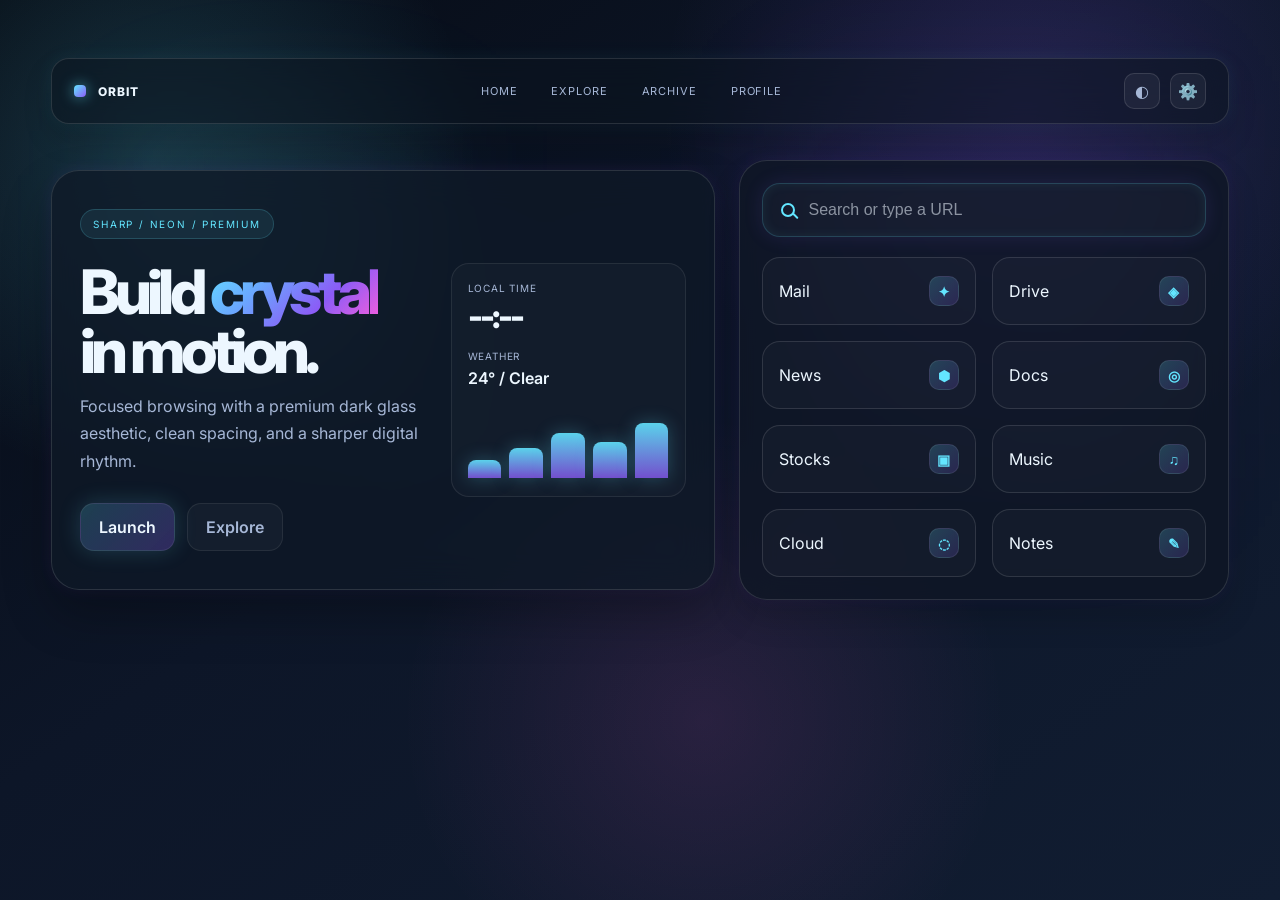
<file: chrome/browser/resources/new_tab_page/index.html>
<!DOCTYPE html>
<html lang="en">
  <head>
    <meta charset="UTF-8" />
    <meta name="viewport" content="width=device-width, initial-scale=1.0" />
    <title>Orbit Browser NTP</title>
    <link rel="preconnect" href="https://fonts.googleapis.com" />
    <link rel="preconnect" href="https://fonts.gstatic.com" crossorigin />
    <link href="https://fonts.googleapis.com/css2?family=Inter:wght@400;500;600;700;800;900&display=swap" rel="stylesheet" />
    <link rel="stylesheet" href="style.css" />
  </head>
  <body>
    <div class="ambient ambient-one"></div>
    <div class="ambient ambient-two"></div>

    <div class="shell">
      <header class="topbar">
        <div class="brand">
          <span class="brand-mark"></span>
          <span>Orbit</span>
        </div>

        <nav class="nav">
          <a href="#">Home</a>
          <a href="#">Explore</a>
          <a href="#">Archive</a>
          <a href="#">Profile</a>
        </nav>

        <div class="header-controls">
          <button class="theme-toggle" id="themeToggle" title="Toggle theme">
            <span class="theme-icon">◐</span>
          </button>
          <button class="dev-menu" id="devMenu" title="Developer menu">
            <span>⚙️</span>
          </button>
        </div>
      </header>

      <main class="ntp">
        <section class="hero">
          <div class="hero-content">
            <div class="badge">Sharp / Neon / Premium</div>

            <h1>
              Build
              <span class="gradient">crystal</span>
              <br />
              in motion.
            </h1>

            <p>
              Focused browsing with a premium dark glass aesthetic,
              clean spacing, and a sharper digital rhythm.
            </p>

            <div class="cta-row">
              <a href="#" class="btn primary">Launch</a>
              <a href="#" class="btn secondary">Explore</a>
            </div>
          </div>

          <div class="mini-panel">
            <div class="mini-row">
              <span class="label">Local time</span>
              <span class="time" id="time">--:--</span>
            </div>

            <div class="mini-row">
              <span class="label">Weather</span>
              <span class="weather">24° / Clear</span>
            </div>

            <div class="chart">
              <span class="bar a"></span>
              <span class="bar b"></span>
              <span class="bar c"></span>
              <span class="bar d"></span>
              <span class="bar e"></span>
            </div>
          </div>
        </section>

        <aside class="panel">
          <div class="search-wrap">
            <div class="searchbox">
              <span class="search-icon"></span>
              <input type="text" placeholder="Search or type a URL" />
            </div>

            <div class="quick-grid">
              <a href="#" class="tile">
                <span>Mail</span>
                <span class="tile-icon">✦</span>
              </a>
              <a href="#" class="tile">
                <span>Drive</span>
                <span class="tile-icon">◈</span>
              </a>
              <a href="#" class="tile">
                <span>News</span>
                <span class="tile-icon">⬢</span>
              </a>
              <a href="#" class="tile">
                <span>Docs</span>
                <span class="tile-icon">◎</span>
              </a>

              <a href="#" class="tile">
                <span>Stocks</span>
                <span class="tile-icon">▣</span>
              </a>
              <a href="#" class="tile">
                <span>Music</span>
                <span class="tile-icon">♫</span>
              </a>
              <a href="#" class="tile">
                <span>Cloud</span>
                <span class="tile-icon">◌</span>
              </a>
              <a href="#" class="tile">
                <span>Notes</span>
                <span class="tile-icon">✎</span>
              </a>
            </div>
          </div>
        </aside>
      </main>
    </div>

    <!-- Developer Menu Modal -->
    <div class="dev-modal" id="devModal">
      <div class="dev-modal-content">
        <div class="dev-modal-header">
          <h2>Developer Menu</h2>
          <button class="dev-close" id="devClose">✕</button>
        </div>

        <div class="dev-sections">
          <section class="dev-section">
            <h3>Themes</h3>
            <div class="theme-list">
              <button class="theme-btn active" data-theme="crystal">Crystal Sharp (Dark)</button>
              <button class="theme-btn" data-theme="light">Light Mode</button>
              <button class="theme-btn" data-theme="nord">Nord (Blue)</button>
              <button class="theme-btn" data-theme="dracula">Dracula (Purple)</button>
              <button class="theme-btn" data-theme="monokai">Monokai (Minimal)</button>
            </div>
          </section>

          <section class="dev-section">
            <h3>NTP Settings</h3>
            <div class="dev-controls">
              <label>
                <input type="checkbox" id="showShortcuts" checked /> Show Shortcuts
              </label>
              <label>
                <input type="checkbox" id="showClock" checked /> Show Clock
              </label>
              <label>
                <input type="checkbox" id="enableAnimations" checked /> Enable Animations
              </label>
            </div>
          </section>

          <section class="dev-section">
            <h3>Browser Information</h3>
            <div class="dev-info">
              <p><strong>Browser:</strong> Orbit Browser (Chromium 105.0.5195.24)</p>
              <p><strong>Version:</strong> 105.0.5195.33</p>
              <p><strong>Theme Engine:</strong> Crystal Sharp v1.0</p>
              <p><strong>NTP Version:</strong> 1.0.0</p>
            </div>
          </section>

          <section class="dev-section">
            <h3>Debug Console</h3>
            <button class="btn primary" id="openConsole">Open Console</button>
            <button class="btn secondary" id="clearStorage">Clear Storage</button>
          </section>

          <section class="dev-section">
            <h3>Storage</h3>
            <div class="dev-info">
              <p id="storageInfo">LocalStorage: 0 items</p>
              <p id="cacheInfo">Cache: --</p>
            </div>
          </section>
        </div>
      </div>
    </div>

    <script src="script.js"></script>
  </body>
</html>
</file>
<file: chrome/browser/resources/new_tab_page/style.css>
/* ===================================
   ROOT VARIABLES - CRYSTAL SHARP THEME
   =================================== */

:root {
  --bg-1: #060b14;
  --bg-2: #0d1628;
  --bg-3: #111d32;
  --panel-bg: rgba(15, 24, 38, 0.72);
  --border: rgba(255,255,255,0.12);
  --text: #edf7ff;
  --muted: #a6b7d6;
  --cyan: #63e6ff;
  --blue: #6aa8ff;
  --violet: #8b5cf6;
  --pink: #ff5edb;
  --shadow: rgba(0,0,0,0.42);
  --success: #10b981;
  --warning: #f59e0b;
  --error: #ef4444;
}

/* LIGHT THEME */
[data-theme="light"] {
  --bg-1: #f9fafb;
  --bg-2: #f3f4f6;
  --bg-3: #e5e7eb;
  --panel-bg: rgba(255, 255, 255, 0.85);
  --border: rgba(0,0,0,0.12);
  --text: #1f2937;
  --muted: #6b7280;
  --cyan: #0891b2;
  --blue: #3b82f6;
  --violet: #7c3aed;
  --pink: #ec4899;
  --shadow: rgba(0,0,0,0.08);
}

/* NORD THEME */
[data-theme="nord"] {
  --bg-1: #2e3440;
  --bg-2: #3b4252;
  --bg-3: #434c5e;
  --panel-bg: rgba(46, 52, 64, 0.8);
  --border: rgba(216, 222, 233, 0.15);
  --text: #eceff4;
  --muted: #d8dee9;
  --cyan: #88c0d0;
  --blue: #81a1c1;
  --violet: #b48ead;
  --pink: #bf616a;
  --shadow: rgba(0,0,0,0.3);
}

/* DRACULA THEME */
[data-theme="dracula"] {
  --bg-1: #282a36;
  --bg-2: #323544;
  --bg-3: #3e4552;
  --panel-bg: rgba(40, 42, 54, 0.8);
  --border: rgba(189, 147, 249, 0.15);
  --text: #f8f8f2;
  --muted: #6272a4;
  --cyan: #8be9fd;
  --blue: #5dade2;
  --violet: #bd93f9;
  --pink: #ff79c6;
  --shadow: rgba(0,0,0,0.4);
}

/* MONOKAI THEME */
[data-theme="monokai"] {
  --bg-1: #272822;
  --bg-2: #3e3d32;
  --bg-3: #49483e;
  --panel-bg: rgba(39, 40, 34, 0.85);
  --border: rgba(248, 248, 242, 0.12);
  --text: #f8f8f2;
  --muted: #9ca3a3;
  --cyan: #66d9ef;
  --blue: #a1efe4;
  --violet: #ae81ff;
  --pink: #f92672;
  --shadow: rgba(0,0,0,0.5);
}

/* ===================================
   GLOBAL STYLES
   =================================== */

* {
  box-sizing: border-box;
}

html, body {
  margin: 0;
  width: 100%;
  height: 100%;
  font-family: "Inter", "Segoe UI", sans-serif;
  color: var(--text);
  background:
    radial-gradient(circle at 12% 18%, rgba(99, 230, 255, 0.18), transparent 24%),
    radial-gradient(circle at 80% 12%, rgba(139, 92, 246, 0.18), transparent 28%),
    radial-gradient(circle at 55% 80%, rgba(255, 94, 219, 0.11), transparent 30%),
    linear-gradient(145deg, var(--bg-1), var(--bg-2) 44%, var(--bg-3));
  overflow: hidden;
  transition: background 0.3s ease, color 0.3s ease;
}

[data-theme="light"] html,
[data-theme="light"] body {
  background:
    radial-gradient(circle at 12% 18%, rgba(8, 145, 178, 0.08), transparent 24%),
    radial-gradient(circle at 80% 12%, rgba(124, 58, 237, 0.08), transparent 28%),
    linear-gradient(145deg, var(--bg-1), var(--bg-2) 44%, var(--bg-3));
}

body {
  position: relative;
}

.ambient {
  position: fixed;
  filter: blur(72px);
  opacity: 0.35;
  pointer-events: none;
}

.ambient-one {
  width: 320px;
  height: 320px;
  left: 10%;
  top: 12%;
  background: rgba(99, 230, 255, 0.18);
}

.ambient-two {
  width: 420px;
  height: 420px;
  right: 7%;
  top: 9%;
  background: rgba(139, 92, 246, 0.18);
}

/* ===================================
   SHELL & LAYOUT
   =================================== */

.shell {
  width: min(1220px, 92vw);
  margin: 58px auto 0;
  position: relative;
  z-index: 1;
}

.topbar {
  display: flex;
  align-items: center;
  justify-content: space-between;
  padding: 14px 22px;
  border-radius: 18px;
  background: rgba(12, 20, 32, 0.55);
  border: 1px solid var(--border);
  backdrop-filter: blur(16px);
  -webkit-backdrop-filter: blur(16px);
  box-shadow:
    0 14px 28px rgba(0,0,0,0.18),
    0 0 20px rgba(99,230,255,0.08);
  transition: all 0.3s ease;
}

.brand {
  display: flex;
  align-items: center;
  gap: 12px;
  font-weight: 800;
  font-size: 12px;
  letter-spacing: 0.08em;
  text-transform: uppercase;
}

.brand-mark {
  width: 12px;
  height: 12px;
  border-radius: 4px;
  display: inline-block;
  background: linear-gradient(135deg, var(--cyan), var(--violet));
  box-shadow: 0 0 14px rgba(99,230,255,0.6);
}

.nav {
  display: flex;
  align-items: center;
  gap: 10px;
  flex: 1;
  justify-content: center;
}

.nav a {
  color: var(--muted);
  text-decoration: none;
  font-size: 11px;
  padding: 8px 12px;
  border-radius: 12px;
  letter-spacing: 0.08em;
  text-transform: uppercase;
  transition: 0.2s ease;
}

.nav a:hover {
  color: var(--text);
  background: rgba(255,255,255,0.03);
  border: 1px solid rgba(255,255,255,0.08);
}

.header-controls {
  display: flex;
  align-items: center;
  gap: 10px;
}

.theme-toggle,
.dev-menu {
  display: flex;
  align-items: center;
  justify-content: center;
  width: 36px;
  height: 36px;
  border-radius: 10px;
  border: 1px solid var(--border);
  background: rgba(255,255,255,0.05);
  color: var(--muted);
  cursor: pointer;
  transition: 0.2s ease;
  font-size: 16px;
}

.theme-toggle:hover,
.dev-menu:hover {
  color: var(--text);
  background: rgba(255,255,255,0.08);
  border-color: var(--cyan);
}

/* ===================================
   NTP HERO & PANELS
   =================================== */

.ntp {
  margin-top: 36px;
  display: grid;
  grid-template-columns: 1.15fr 0.85fr;
  gap: 24px;
  align-items: center;
}

.hero {
  display: grid;
  grid-template-columns: 1.2fr 0.8fr;
  gap: 18px;
  align-items: center;
  min-height: 420px;
  padding: 30px 28px;
  border-radius: 28px;
  background: rgba(15, 25, 39, 0.78);
  border: 1px solid var(--border);
  backdrop-filter: blur(18px);
  -webkit-backdrop-filter: blur(18px);
  box-shadow:
    0 24px 48px rgba(0,0,0,0.28),
    0 0 18px rgba(139,92,246,0.10);
  transition: all 0.3s ease;
}

.hero-content {
  padding: 0;
}

.badge {
  display: inline-flex;
  align-items: center;
  gap: 8px;
  padding: 8px 12px;
  border-radius: 999px;
  background: rgba(99,230,255,0.08);
  border: 1px solid rgba(99,230,255,0.18);
  color: var(--cyan);
  font-size: 10px;
  letter-spacing: 0.18em;
  text-transform: uppercase;
}

h1 {
  margin: 24px 0 12px;
  font-size: clamp(2.8rem, 4.8vw, 4.7rem);
  line-height: 0.96;
  letter-spacing: -0.08em;
  font-weight: 800;
}

.gradient {
  background: linear-gradient(135deg, var(--cyan), var(--blue), var(--violet), var(--pink));
  -webkit-background-clip: text;
  -webkit-text-fill-color: transparent;
}

.hero-content p {
  margin: 0;
  color: var(--muted);
  font-size: 1rem;
  line-height: 1.7;
  max-width: 560px;
}

.cta-row {
  display: flex;
  gap: 12px;
  margin-top: 28px;
}

.btn {
  display: inline-flex;
  align-items: center;
  justify-content: center;
  padding: 13px 18px;
  border-radius: 14px;
  text-decoration: none;
  border: 1px solid rgba(255,255,255,0.08);
  transition: 0.2s ease;
  font-weight: 600;
  cursor: pointer;
}

.btn:hover {
  transform: translateY(-1px);
  filter: brightness(1.08);
}

.btn.primary {
  background: linear-gradient(135deg, rgba(99,230,255,0.2), rgba(139,92,246,0.28));
  box-shadow: 0 0 22px rgba(99,230,255,0.18);
  color: var(--text);
}

.btn.secondary {
  background: rgba(255,255,255,0.03);
  color: var(--muted);
}

.mini-panel {
  padding: 18px 16px;
  background: rgba(255,255,255,0.025);
  border: 1px solid rgba(255,255,255,0.08);
  border-radius: 18px;
  display: flex;
  flex-direction: column;
  gap: 16px;
}

.mini-row {
  display: flex;
  flex-direction: column;
  gap: 6px;
}

.label {
  color: var(--muted);
  font-size: 10px;
  letter-spacing: 0.08em;
  text-transform: uppercase;
}

.time {
  font-size: clamp(2rem, 2.6vw, 3rem);
  font-weight: 800;
  letter-spacing: -0.08em;
  line-height: 1;
}

.weather {
  font-size: 1rem;
  font-weight: 600;
}

.chart {
  display: flex;
  align-items: flex-end;
  gap: 8px;
  height: 74px;
  padding-top: 12px;
}

.bar {
  display: block;
  width: 18%;
  border-radius: 8px 8px 0 0;
  background: linear-gradient(180deg, rgba(99,230,255,0.9), rgba(139,92,246,0.8));
  box-shadow: 0 0 18px rgba(99,230,255,0.25);
}

.a { height: 28%; }
.b { height: 48%; }
.c { height: 72%; }
.d { height: 58%; }
.e { height: 88%; }

.panel {
  padding: 22px;
  min-height: 420px;
  border-radius: 28px;
  background: rgba(15, 23, 36, 0.78);
  border: 1px solid var(--border);
  backdrop-filter: blur(18px);
  -webkit-backdrop-filter: blur(18px);
  box-shadow:
    0 18px 32px rgba(0,0,0,0.16),
    0 0 18px rgba(139,92,246,0.08);
  transition: all 0.3s ease;
}

.search-wrap {
  display: flex;
  flex-direction: column;
  gap: 20px;
}

.searchbox {
  display: flex;
  align-items: center;
  gap: 12px;
  padding: 16px 18px;
  border-radius: 18px;
  background: rgba(255,255,255,0.025);
  border: 1px solid rgba(99,230,255,0.2);
  box-shadow:
    inset 0 0 12px rgba(99,230,255,0.08),
    0 0 20px rgba(139,92,246,0.12);
  transition: all 0.2s ease;
}

.searchbox:focus-within {
  border-color: var(--cyan);
  box-shadow:
    inset 0 0 12px rgba(99,230,255,0.12),
    0 0 28px rgba(99,230,255,0.18);
}

.search-icon {
  width: 14px;
  height: 14px;
  border: 2px solid var(--cyan);
  border-radius: 50%;
  position: relative;
  flex-shrink: 0;
}

.search-icon::after {
  content: "";
  position: absolute;
  width: 7px;
  height: 2px;
  background: var(--cyan);
  right: -6px;
  bottom: -2px;
  transform: rotate(45deg);
  border-radius: 2px;
}

.searchbox input {
  width: 100%;
  border: 0;
  outline: none;
  background: transparent;
  color: var(--text);
  font-size: 16px;
}

.searchbox input::placeholder {
  color: rgba(236,246,255,0.55);
}

.quick-grid {
  display: grid;
  grid-template-columns: repeat(2, minmax(120px, 1fr));
  gap: 16px;
}

.tile {
  display: flex;
  align-items: center;
  justify-content: space-between;
  padding: 18px 16px;
  border-radius: 18px;
  text-decoration: none;
  color: var(--text);
  background: rgba(255,255,255,0.025);
  border: 1px solid var(--border);
  transition: 0.2s ease;
}

.tile:hover {
  transform: translateY(-3px);
  border-color: rgba(99,230,255,0.32);
  box-shadow: 0 0 17px rgba(99,230,255,0.14);
}

.tile-icon {
  display: grid;
  place-items: center;
  width: 30px;
  height: 30px;
  border-radius: 10px;
  background: linear-gradient(135deg, rgba(99,230,255,0.2), rgba(139,92,246,0.18));
  border: 1px solid rgba(255,255,255,0.08);
  color: var(--cyan);
  font-size: 14px;
  font-weight: 700;
}

/* ===================================
   DEVELOPER MENU MODAL
   =================================== */

.dev-modal {
  display: none;
  position: fixed;
  inset: 0;
  background: rgba(0,0,0,0.8);
  backdrop-filter: blur(4px);
  z-index: 1000;
  animation: fadeIn 0.2s ease;
}

.dev-modal.active {
  display: flex;
  align-items: center;
  justify-content: center;
}

@keyframes fadeIn {
  from { opacity: 0; }
  to { opacity: 1; }
}

.dev-modal-content {
  width: min(600px, 90vw);
  max-height: 80vh;
  background: var(--panel-bg);
  border: 1px solid var(--border);
  border-radius: 24px;
  backdrop-filter: blur(18px);
  -webkit-backdrop-filter: blur(18px);
  box-shadow: 0 24px 54px rgba(0,0,0,0.42);
  overflow-y: auto;
  animation: slideIn 0.3s ease;
}

@keyframes slideIn {
  from {
    transform: translateY(-20px);
    opacity: 0;
  }
  to {
    transform: translateY(0);
    opacity: 1;
  }
}

.dev-modal-header {
  display: flex;
  align-items: center;
  justify-content: space-between;
  padding: 22px 24px;
  border-bottom: 1px solid var(--border);
  position: sticky;
  top: 0;
  background: rgba(0,0,0,0.2);
}

.dev-modal-header h2 {
  margin: 0;
  font-size: 18px;
  font-weight: 700;
  letter-spacing: 0.08em;
}

.dev-close {
  width: 32px;
  height: 32px;
  display: flex;
  align-items: center;
  justify-content: center;
  border-radius: 10px;
  border: 1px solid var(--border);
  background: rgba(255,255,255,0.05);
  color: var(--muted);
  cursor: pointer;
  font-size: 18px;
  transition: 0.2s ease;
}

.dev-close:hover {
  color: var(--text);
  background: rgba(255,255,255,0.08);
}

.dev-sections {
  padding: 20px 24px;
  display: flex;
  flex-direction: column;
  gap: 24px;
}

.dev-section h3 {
  margin: 0 0 12px 0;
  font-size: 14px;
  font-weight: 700;
  letter-spacing: 0.08em;
  text-transform: uppercase;
  color: var(--cyan);
}

.theme-list {
  display: grid;
  grid-template-columns: repeat(auto-fit, minmax(140px, 1fr));
  gap: 12px;
}

.theme-btn {
  padding: 12px 14px;
  border-radius: 12px;
  border: 1px solid var(--border);
  background: rgba(255,255,255,0.03);
  color: var(--muted);
  cursor: pointer;
  transition: 0.2s ease;
  font-weight: 600;
  font-size: 12px;
}

.theme-btn:hover {
  border-color: var(--cyan);
  color: var(--text);
  background: rgba(255,255,255,0.05);
}

.theme-btn.active {
  background: linear-gradient(135deg, rgba(99,230,255,0.2), rgba(139,92,246,0.28));
  border-color: var(--cyan);
  color: var(--text);
  box-shadow: 0 0 18px rgba(99,230,255,0.18);
}

.dev-controls {
  display: flex;
  flex-direction: column;
  gap: 12px;
}

.dev-controls label {
  display: flex;
  align-items: center;
  gap: 10px;
  padding: 10px 12px;
  border-radius: 10px;
  cursor: pointer;
  transition: 0.2s ease;
  background: rgba(255,255,255,0.02);
}

.dev-controls label:hover {
  background: rgba(255,255,255,0.04);
}

.dev-controls input[type="checkbox"] {
  width: 18px;
  height: 18px;
  cursor: pointer;
  accent-color: var(--cyan);
}

.dev-info {
  padding: 12px 14px;
  border-radius: 12px;
  background: rgba(255,255,255,0.025);
  border: 1px solid var(--border);
  font-size: 12px;
  line-height: 1.8;
  font-family: "Courier New", monospace;
}

.dev-info p {
  margin: 0;
}

/* ===================================
   RESPONSIVE DESIGN
   =================================== */

@media (max-width: 820px) {
  .shell {
    width: min(92vw, 900px);
    margin-top: 42px;
  }

  .ntp {
    grid-template-columns: 1fr;
  }

  .hero {
    grid-template-columns: 1fr;
  }

  .topbar {
    flex-wrap: wrap;
    gap: 12px;
  }

  .nav {
    width: 100%;
    justify-content: center;
    flex-wrap: wrap;
  }

  .quick-grid {
    grid-template-columns: repeat(2, minmax(100px, 1fr));
  }
}

@media (prefers-reduced-motion: reduce) {
  * {
    animation-duration: 0.01ms !important;
    animation-iteration-count: 1 !important;
    transition-duration: 0.01ms !important;
  }
}
</file>
